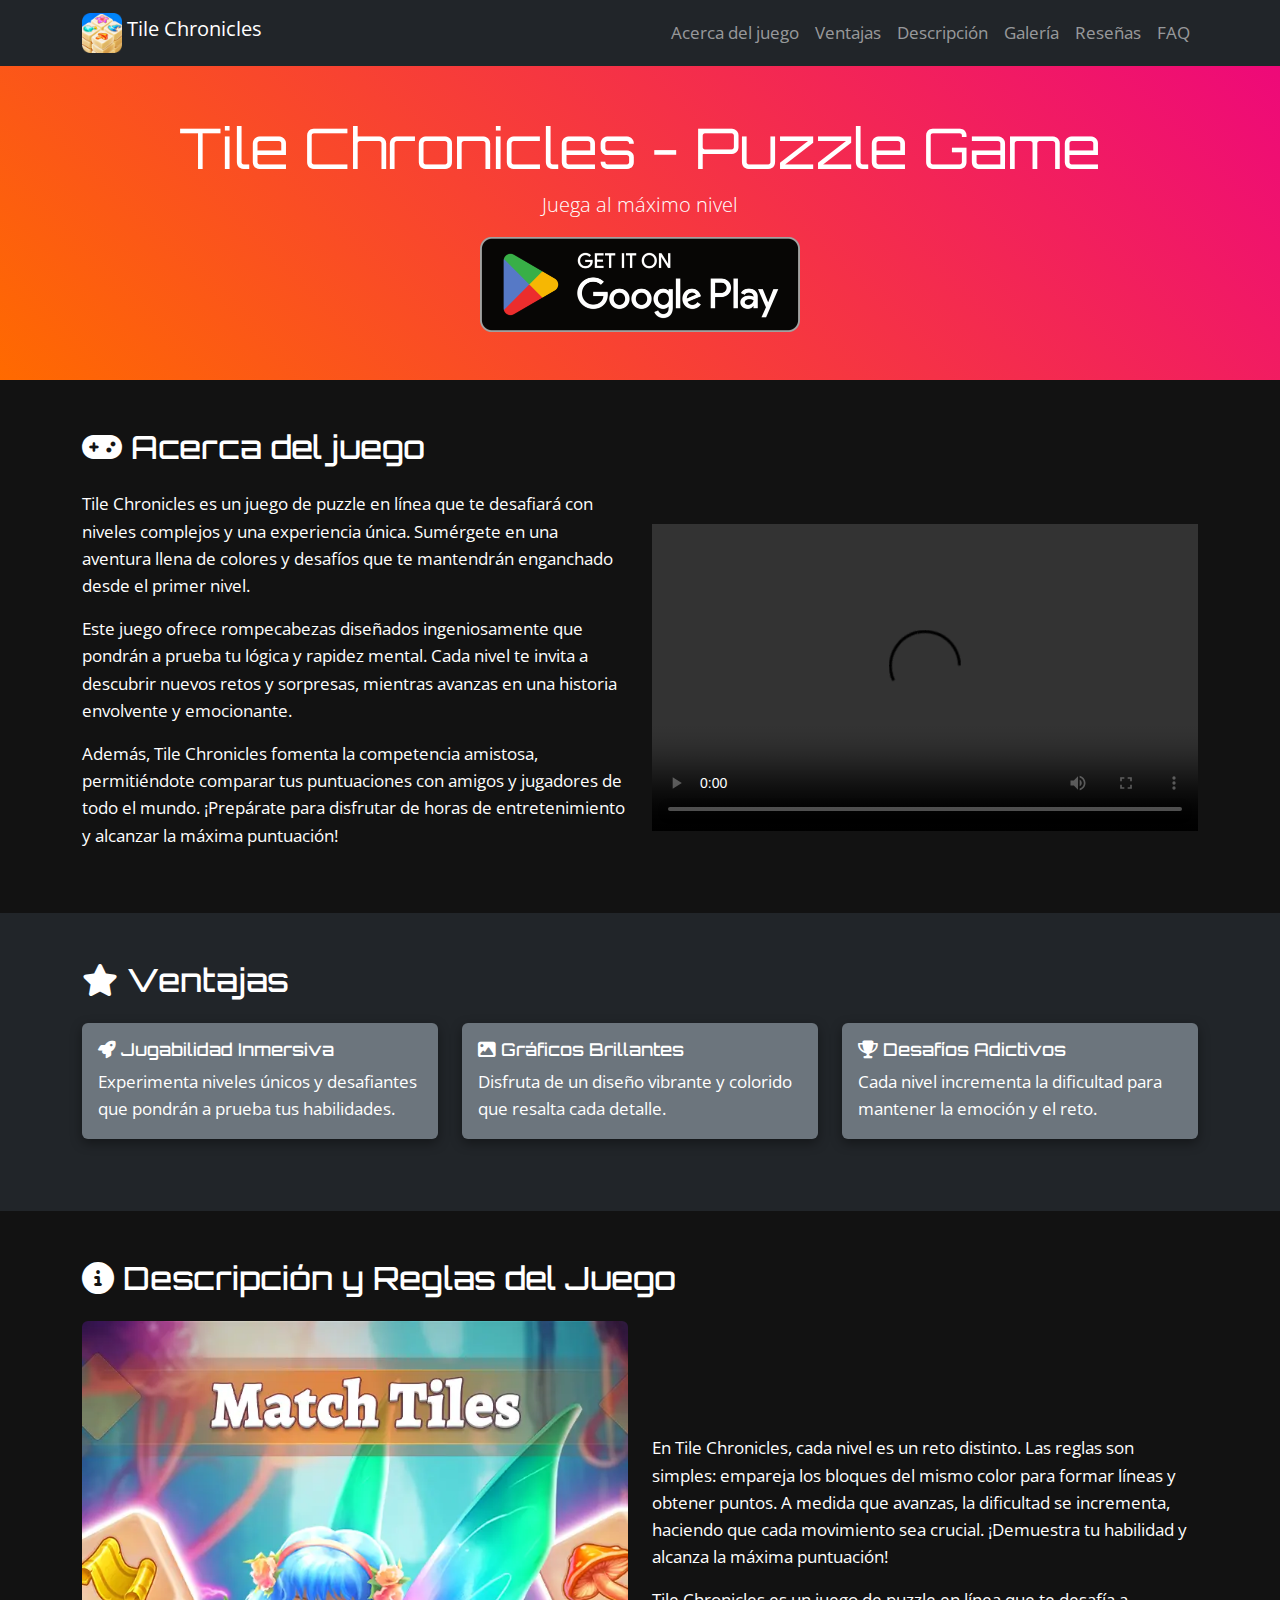
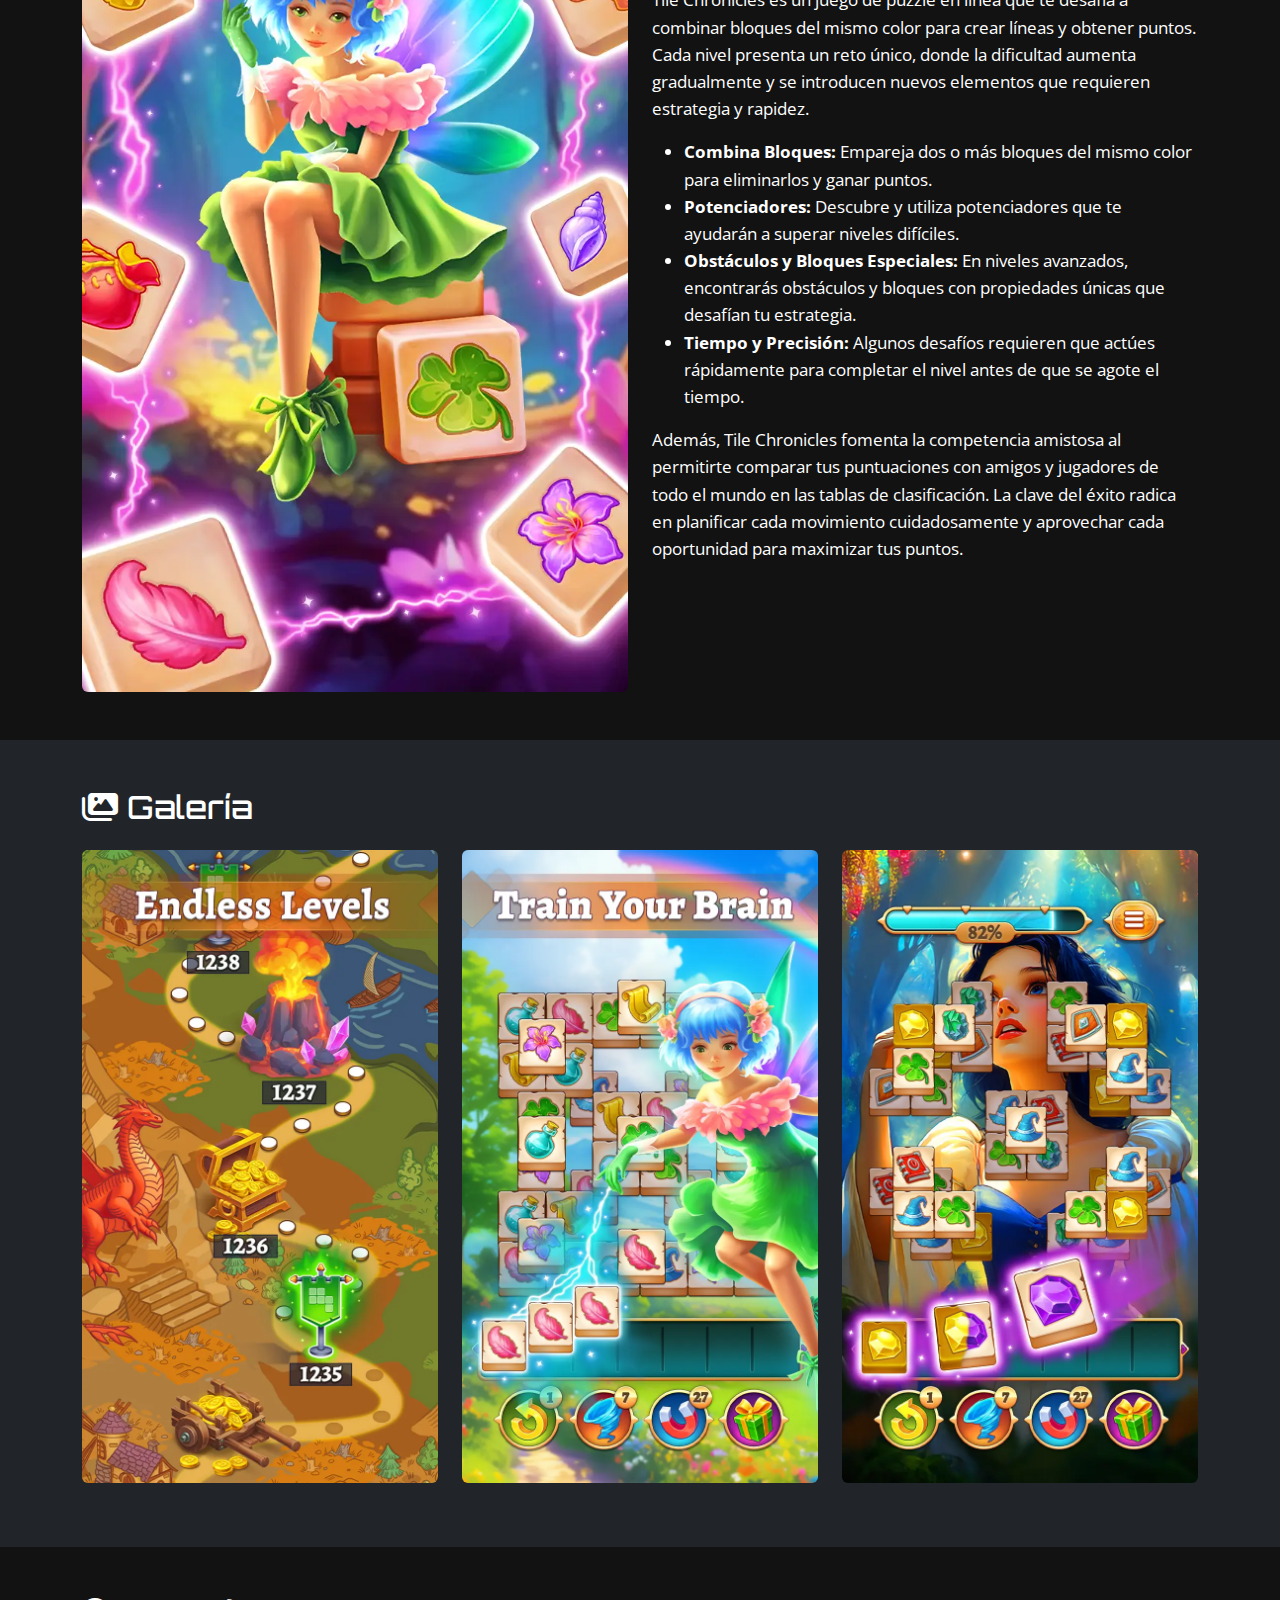
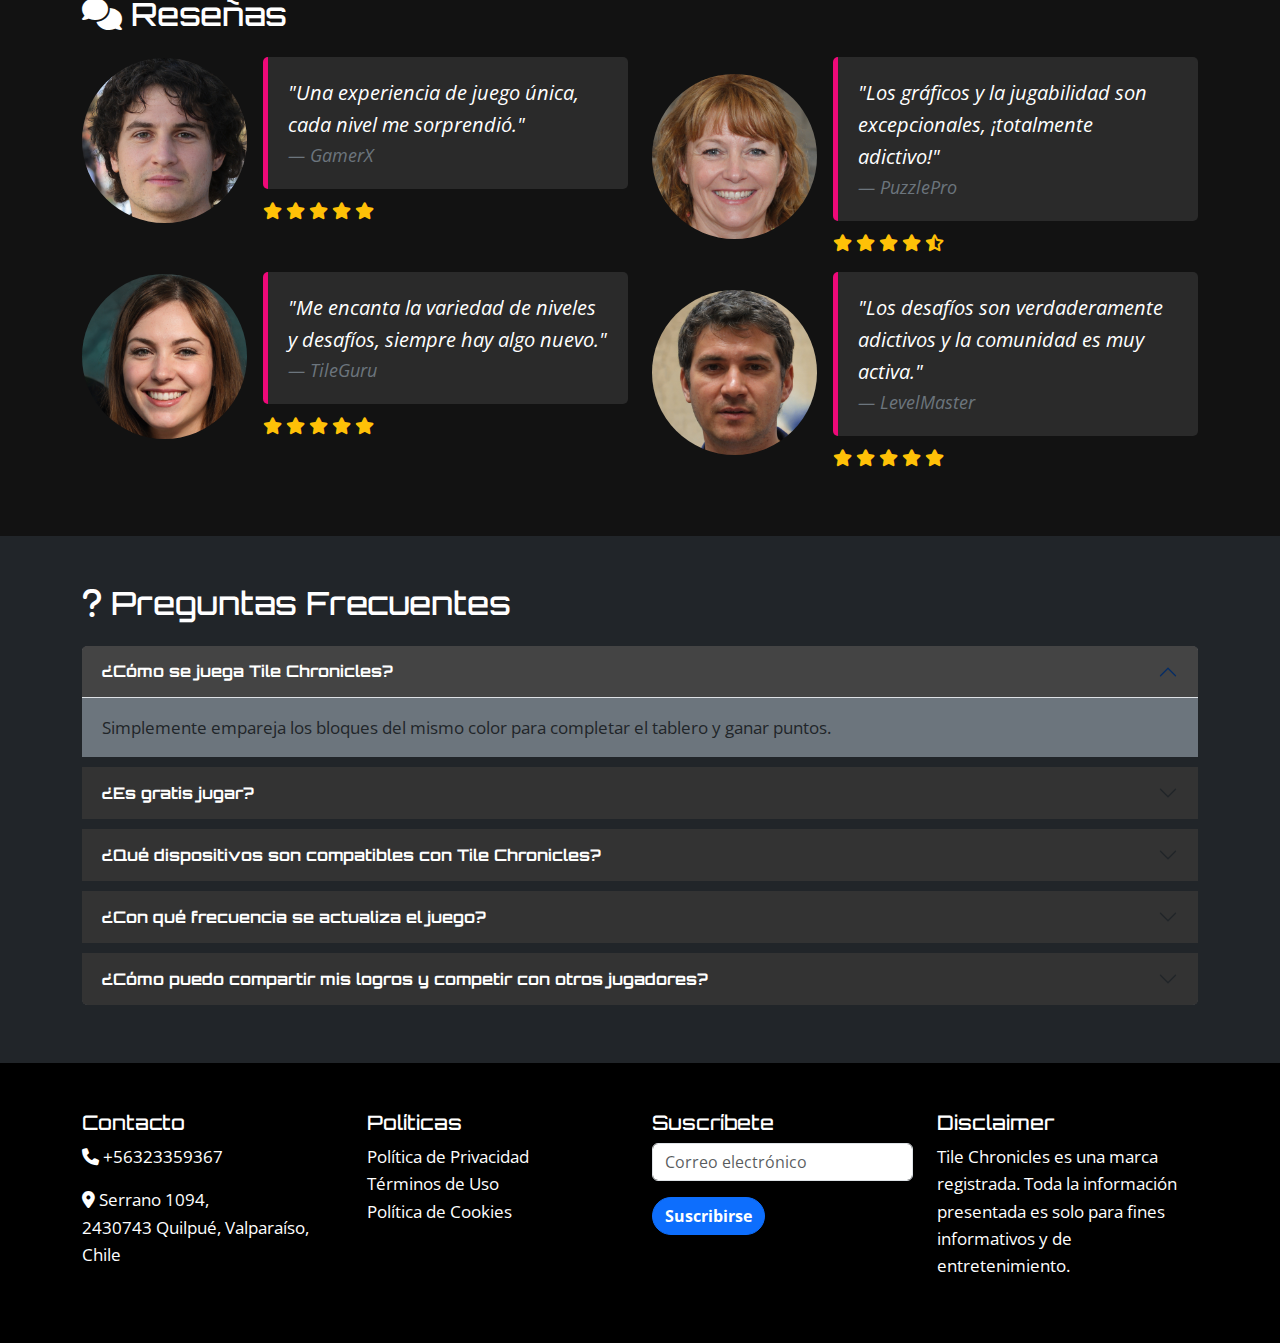
<file: index.html>
<!DOCTYPE html>
<html lang="es">
<head>
  <meta charset="utf-8">
  <meta http-equiv="X-UA-Compatible" content="IE=edge">
  <meta name="viewport" content="width=device-width, initial-scale=1">
  <title>Tile Chronicles - Puzzle Game</title>
  <meta name="description" content="Juega al máximo nivel con Tile Chronicles, el juego de puzzle en línea. Experimenta la aventura en Chile.">
  <meta name="author" content="juega-al-maximo-nivel.com">
  <link rel="shortcut icon" href="favicon.ico" type="image/x-icon">
  <link href="https://cdn.jsdelivr.net/npm/bootstrap@5.3.0/dist/css/bootstrap.min.css" rel="stylesheet">
  <link href="https://fonts.googleapis.com/css2?family=Orbitron:wght@400;700&family=Open+Sans:wght@400;700&display=swap" rel="stylesheet">
  <link rel="stylesheet" href="https://cdnjs.cloudflare.com/ajax/libs/font-awesome/6.4.0/css/all.min.css">
  <link rel="stylesheet" href="css/styles.css">
</head>
<body>
  <nav class="navbar navbar-expand-lg navbar-dark bg-dark">
    <div class="container">
      <a class="navbar-brand" href="/">
        <img src="images/logo.png" alt="Logo" width="40" height="40" class="d-inline-block align-top">
        Tile Chronicles
      </a>
      <button class="navbar-toggler" type="button" data-bs-toggle="collapse" data-bs-target="#navbarNav" aria-controls="navbarNav" aria-expanded="false" aria-label="Toggle navigation">
        <span class="navbar-toggler-icon"></span>
      </button>
      <div class="collapse navbar-collapse" id="navbarNav">
        <ul class="navbar-nav ms-auto">
          <li class="nav-item"><a class="nav-link" href="/#about">Acerca del juego</a></li>
          <li class="nav-item"><a class="nav-link" href="/#advantages">Ventajas</a></li>
          <li class="nav-item"><a class="nav-link" href="/#description">Descripción</a></li>
          <li class="nav-item"><a class="nav-link" href="/#gallery">Galería</a></li>
          <li class="nav-item"><a class="nav-link" href="/#reviews">Reseñas</a></li>
          <li class="nav-item"><a class="nav-link" href="/#faq">FAQ</a></li>
        </ul>
      </div>
    </div>
  </nav>
  <header class="bg-primary text-white text-center py-5">
    <div class="container">
      <h1 class="display-4">Tile Chronicles - Puzzle Game</h1>
      <p class="lead">Juega al máximo nivel</p>
      <a href="https://play.google.com/store/apps/details?id=com.sophungamesltd.fantasytile&hl=en" class="mt-3">
        <img src="images/download-button.png" alt="Descargar el juego" class="img-fluid">
      </a>
    </div>
  </header>
  <section id="about" class="py-5">
    <div class="container">
      <h2 class="mb-4"><i class="fa-solid fa-gamepad"></i> Acerca del juego</h2>
      <div class="row align-items-center">
        <div class="col-md-6">
          <p>Tile Chronicles es un juego de puzzle en línea que te desafiará con niveles complejos y una experiencia única. Sumérgete en una aventura llena de colores y desafíos que te mantendrán enganchado desde el primer nivel.</p>
          <p>Este juego ofrece rompecabezas diseñados ingeniosamente que pondrán a prueba tu lógica y rapidez mental. Cada nivel te invita a descubrir nuevos retos y sorpresas, mientras avanzas en una historia envolvente y emocionante.</p>
          <p>Además, Tile Chronicles fomenta la competencia amistosa, permitiéndote comparar tus puntuaciones con amigos y jugadores de todo el mundo. ¡Prepárate para disfrutar de horas de entretenimiento y alcanzar la máxima puntuación!</p>
        </div>
        <div class="col-md-6">
          <div class="ratio ratio-16x9">
            <video controls>
              <source src="https://play-games.googleusercontent.com/vp/mp4/1280x720/m0QkyrJ-oVU.mp4" type="video/mp4">
              Tu navegador no soporta la etiqueta de video.
            </video>
          </div>
        </div>
      </div>
    </div>
  </section>
  <section id="advantages" class="bg-dark text-white py-5">
    <div class="container">
      <h2 class="mb-4"><i class="fa-solid fa-star"></i> Ventajas</h2>
      <div class="row">
        <div class="col-md-4 d-flex align-items-stretch">
          <div class="card mb-4 bg-secondary text-white w-100">
            <div class="card-body">
              <h5 class="card-title"><i class="fa-solid fa-rocket"></i> Jugabilidad Inmersiva</h5>
              <p class="card-text">Experimenta niveles únicos y desafiantes que pondrán a prueba tus habilidades.</p>
            </div>
          </div>
        </div>
        <div class="col-md-4 d-flex align-items-stretch">
          <div class="card mb-4 bg-secondary text-white w-100">
            <div class="card-body">
              <h5 class="card-title"><i class="fa-solid fa-image"></i> Gráficos Brillantes</h5>
              <p class="card-text">Disfruta de un diseño vibrante y colorido que resalta cada detalle.</p>
            </div>
          </div>
        </div>
        <div class="col-md-4 d-flex align-items-stretch">
          <div class="card mb-4 bg-secondary text-white w-100">
            <div class="card-body">
              <h5 class="card-title"><i class="fa-solid fa-trophy"></i> Desafíos Adictivos</h5>
              <p class="card-text">Cada nivel incrementa la dificultad para mantener la emoción y el reto.</p>
            </div>
          </div>
        </div>
      </div>
    </div>
  </section>
  <section id="description" class="py-5">
    <div class="container">
      <h2 class="mb-4"><i class="fa-solid fa-info-circle"></i> Descripción y Reglas del Juego</h2>
      <div class="row align-items-center">
        <div class="col-md-6">
          <img src="images/reglas.png" alt="Reglas del juego" class="img-fluid rounded">
        </div>
        <div class="col-md-6">
          <p>En Tile Chronicles, cada nivel es un reto distinto. Las reglas son simples: empareja los bloques del mismo color para formar líneas y obtener puntos. A medida que avanzas, la dificultad se incrementa, haciendo que cada movimiento sea crucial. ¡Demuestra tu habilidad y alcanza la máxima puntuación!</p>
          <p>Tile Chronicles es un juego de puzzle en línea que te desafía a combinar bloques del mismo color para crear líneas y obtener puntos. Cada nivel presenta un reto único, donde la dificultad aumenta gradualmente y se introducen nuevos elementos que requieren estrategia y rapidez.</p>
          <ul>
            <li><strong>Combina Bloques:</strong> Empareja dos o más bloques del mismo color para eliminarlos y ganar puntos.</li>
            <li><strong>Potenciadores:</strong> Descubre y utiliza potenciadores que te ayudarán a superar niveles difíciles.</li>
            <li><strong>Obstáculos y Bloques Especiales:</strong> En niveles avanzados, encontrarás obstáculos y bloques con propiedades únicas que desafían tu estrategia.</li>
            <li><strong>Tiempo y Precisión:</strong> Algunos desafíos requieren que actúes rápidamente para completar el nivel antes de que se agote el tiempo.</li>
          </ul>
          <p>Además, Tile Chronicles fomenta la competencia amistosa al permitirte comparar tus puntuaciones con amigos y jugadores de todo el mundo en las tablas de clasificación. La clave del éxito radica en planificar cada movimiento cuidadosamente y aprovechar cada oportunidad para maximizar tus puntos.</p>
        </div>
      </div>
    </div>
  </section>
  <section id="gallery" class="bg-dark text-white py-5">
    <div class="container">
      <h2 class="mb-4"><i class="fa-solid fa-images"></i> Galería</h2>
      <div class="row">
        <div class="col-md-4 mb-3">
          <img src="images/imagen1.png" class="img-fluid rounded" alt="Imagen 1">
        </div>
        <div class="col-md-4 mb-3">
          <img src="images/imagen2.png" class="img-fluid rounded" alt="Imagen 2">
        </div>
        <div class="col-md-4 mb-3">
          <img src="images/imagen3.png" class="img-fluid rounded" alt="Imagen 3">
        </div>
      </div>
    </div>
  </section>
  <section id="reviews" class="py-5">
  <div class="container">
    <h2 class="mb-4"><i class="fa-solid fa-comments"></i> Reseñas</h2>
    <div class="row">
      <div class="col-md-6 mb-3">
        <div class="d-flex align-items-center">
          <img src="images/U1.png" alt="GamerX" class="rounded-circle me-3">
          <div>
            <blockquote class="blockquote mb-0">
              <p>"Una experiencia de juego única, cada nivel me sorprendió."</p>
              <footer class="blockquote-footer">GamerX</footer>
            </blockquote>
            <div class="mt-2">
              <i class="fa-solid fa-star text-warning"></i>
              <i class="fa-solid fa-star text-warning"></i>
              <i class="fa-solid fa-star text-warning"></i>
              <i class="fa-solid fa-star text-warning"></i>
              <i class="fa-solid fa-star text-warning"></i>
            </div>
          </div>
        </div>
      </div>
      <div class="col-md-6 mb-3">
        <div class="d-flex align-items-center">
          <img src="images/U2.png" alt="PuzzlePro" class="rounded-circle me-3">
          <div>
            <blockquote class="blockquote mb-0">
              <p>"Los gráficos y la jugabilidad son excepcionales, ¡totalmente adictivo!"</p>
              <footer class="blockquote-footer">PuzzlePro</footer>
            </blockquote>
            <div class="mt-2">
              <i class="fa-solid fa-star text-warning"></i>
              <i class="fa-solid fa-star text-warning"></i>
              <i class="fa-solid fa-star text-warning"></i>
              <i class="fa-solid fa-star text-warning"></i>
              <i class="fa-solid fa-star-half-alt text-warning"></i>
            </div>
          </div>
        </div>
      </div>
      <div class="col-md-6 mb-3">
        <div class="d-flex align-items-center">
          <img src="images/U3.png" alt="TileGuru" class="rounded-circle me-3">
          <div>
            <blockquote class="blockquote mb-0">
              <p>"Me encanta la variedad de niveles y desafíos, siempre hay algo nuevo."</p>
              <footer class="blockquote-footer">TileGuru</footer>
            </blockquote>
            <div class="mt-2">
              <i class="fa-solid fa-star text-warning"></i>
              <i class="fa-solid fa-star text-warning"></i>
              <i class="fa-solid fa-star text-warning"></i>
              <i class="fa-solid fa-star text-warning"></i>
              <i class="fa-solid fa-star text-warning"></i>
            </div>
          </div>
        </div>
      </div>
      <div class="col-md-6 mb-3">
        <div class="d-flex align-items-center">
          <img src="images/U4.png" alt="LevelMaster" class="rounded-circle me-3">
          <div>
            <blockquote class="blockquote mb-0">
              <p>"Los desafíos son verdaderamente adictivos y la comunidad es muy activa."</p>
              <footer class="blockquote-footer">LevelMaster</footer>
            </blockquote>
            <div class="mt-2">
              <i class="fa-solid fa-star text-warning"></i>
              <i class="fa-solid fa-star text-warning"></i>
              <i class="fa-solid fa-star text-warning"></i>
              <i class="fa-solid fa-star text-warning"></i>
              <i class="fa-solid fa-star text-warning"></i>
            </div>
          </div>
        </div>
      </div>
    </div>
  </div>
</section>

  <section id="faq" class="bg-dark text-white py-5">
    <div class="container">
      <h2 class="mb-4"><i class="fa-solid fa-question"></i> Preguntas Frecuentes</h2>
      <div class="accordion" id="faqAccordion">
        <div class="accordion-item bg-secondary">
          <h2 class="accordion-header" id="faqHeadingOne">
            <button class="accordion-button" type="button" data-bs-toggle="collapse" data-bs-target="#faqCollapseOne" aria-expanded="true" aria-controls="faqCollapseOne">
              ¿Cómo se juega Tile Chronicles?
            </button>
          </h2>
          <div id="faqCollapseOne" class="accordion-collapse collapse show" aria-labelledby="faqHeadingOne" data-bs-parent="#faqAccordion">
            <div class="accordion-body">
              Simplemente empareja los bloques del mismo color para completar el tablero y ganar puntos.
            </div>
          </div>
        </div>
        <div class="accordion-item bg-secondary">
          <h2 class="accordion-header" id="faqHeadingTwo">
            <button class="accordion-button collapsed" type="button" data-bs-toggle="collapse" data-bs-target="#faqCollapseTwo" aria-expanded="false" aria-controls="faqCollapseTwo">
              ¿Es gratis jugar?
            </button>
          </h2>
          <div id="faqCollapseTwo" class="accordion-collapse collapse" aria-labelledby="faqHeadingTwo" data-bs-parent="#faqAccordion">
            <div class="accordion-body">
              Sí, Tile Chronicles es completamente gratuito.
            </div>
          </div>
        </div>
        <div class="accordion-item bg-secondary">
          <h2 class="accordion-header" id="faqHeadingThree">
            <button class="accordion-button collapsed" type="button" data-bs-toggle="collapse" data-bs-target="#faqCollapseThree" aria-expanded="false" aria-controls="faqCollapseThree">
              ¿Qué dispositivos son compatibles con Tile Chronicles?
            </button>
          </h2>
          <div id="faqCollapseThree" class="accordion-collapse collapse" aria-labelledby="faqHeadingThree" data-bs-parent="#faqAccordion">
            <div class="accordion-body">
              Tile Chronicles está diseñado para funcionar de manera óptima en dispositivos Android, abarcando smartphones y tablets de última generación. Mantén tu dispositivo actualizado para disfrutar de la experiencia completa.
            </div>
          </div>
        </div>
        <div class="accordion-item bg-secondary">
          <h2 class="accordion-header" id="faqHeadingFour">
            <button class="accordion-button collapsed" type="button" data-bs-toggle="collapse" data-bs-target="#faqCollapseFour" aria-expanded="false" aria-controls="faqCollapseFour">
              ¿Con qué frecuencia se actualiza el juego?
            </button>
          </h2>
          <div id="faqCollapseFour" class="accordion-collapse collapse" aria-labelledby="faqHeadingFour" data-bs-parent="#faqAccordion">
            <div class="accordion-body">
              Nuestro equipo de desarrollo lanza actualizaciones periódicas que incorporan nuevos niveles, mejoras en la jugabilidad y optimizaciones en el rendimiento, asegurando que cada experiencia en Tile Chronicles sea siempre fresca y emocionante.
            </div>
          </div>
        </div>
        <div class="accordion-item bg-secondary">
          <h2 class="accordion-header" id="faqHeadingFive">
            <button class="accordion-button collapsed" type="button" data-bs-toggle="collapse" data-bs-target="#faqCollapseFive" aria-expanded="false" aria-controls="faqCollapseFive">
              ¿Cómo puedo compartir mis logros y competir con otros jugadores?
            </button>
          </h2>
          <div id="faqCollapseFive" class="accordion-collapse collapse" aria-labelledby="faqHeadingFive" data-bs-parent="#faqAccordion">
            <div class="accordion-body">
              Tile Chronicles integra funciones para compartir tus puntuaciones a través de redes sociales y participar en tablas de clasificación en tiempo real. De este modo, puedes retar a tus amigos y competir en torneos para demostrar tu habilidad.
            </div>
          </div>
        </div>
      </div>
    </div>
  </section>
  <footer class="bg-black text-white py-5">
    <div class="container">
      <div class="row">
        <div class="col-md-3">
          <h5>Contacto</h5>
          <p><i class="fa-solid fa-phone"></i> +56323359367</p>
          <p><i class="fa-solid fa-map-marker-alt"></i> Serrano 1094,<br>2430743 Quilpué, Valparaíso, Chile</p>
        </div>
        <div class="col-md-3">
          <h5>Políticas</h5>
          <ul class="list-unstyled">
            <li><a href="/politica-de-privacidad.html" class="text-white">Política de Privacidad</a></li>
            <li><a href="/terminos-de-uso.html" class="text-white">Términos de Uso</a></li>
            <li><a href="/politica-de-cookies.html" class="text-white">Política de Cookies</a></li>
          </ul>
        </div>
        <div class="col-md-3">
          <h5>Suscríbete</h5>
          <form>
            <div class="mb-3">
              <input type="email" class="form-control" placeholder="Correo electrónico">
            </div>
            <button type="submit" class="btn btn-primary">Suscribirse</button>
          </form>
        </div>
        <div class="col-md-3">
          <h5>Disclaimer</h5>
          <p>Tile Chronicles es una marca registrada. Toda la información presentada es solo para fines informativos y de entretenimiento.</p>
        </div>
      </div>
    </div>
  </footer>
  <script src="https://cdn.jsdelivr.net/npm/bootstrap@5.3.0/dist/js/bootstrap.bundle.min.js"></script>
  <script src="js/script.js"></script>
</body>
</html>
</file>
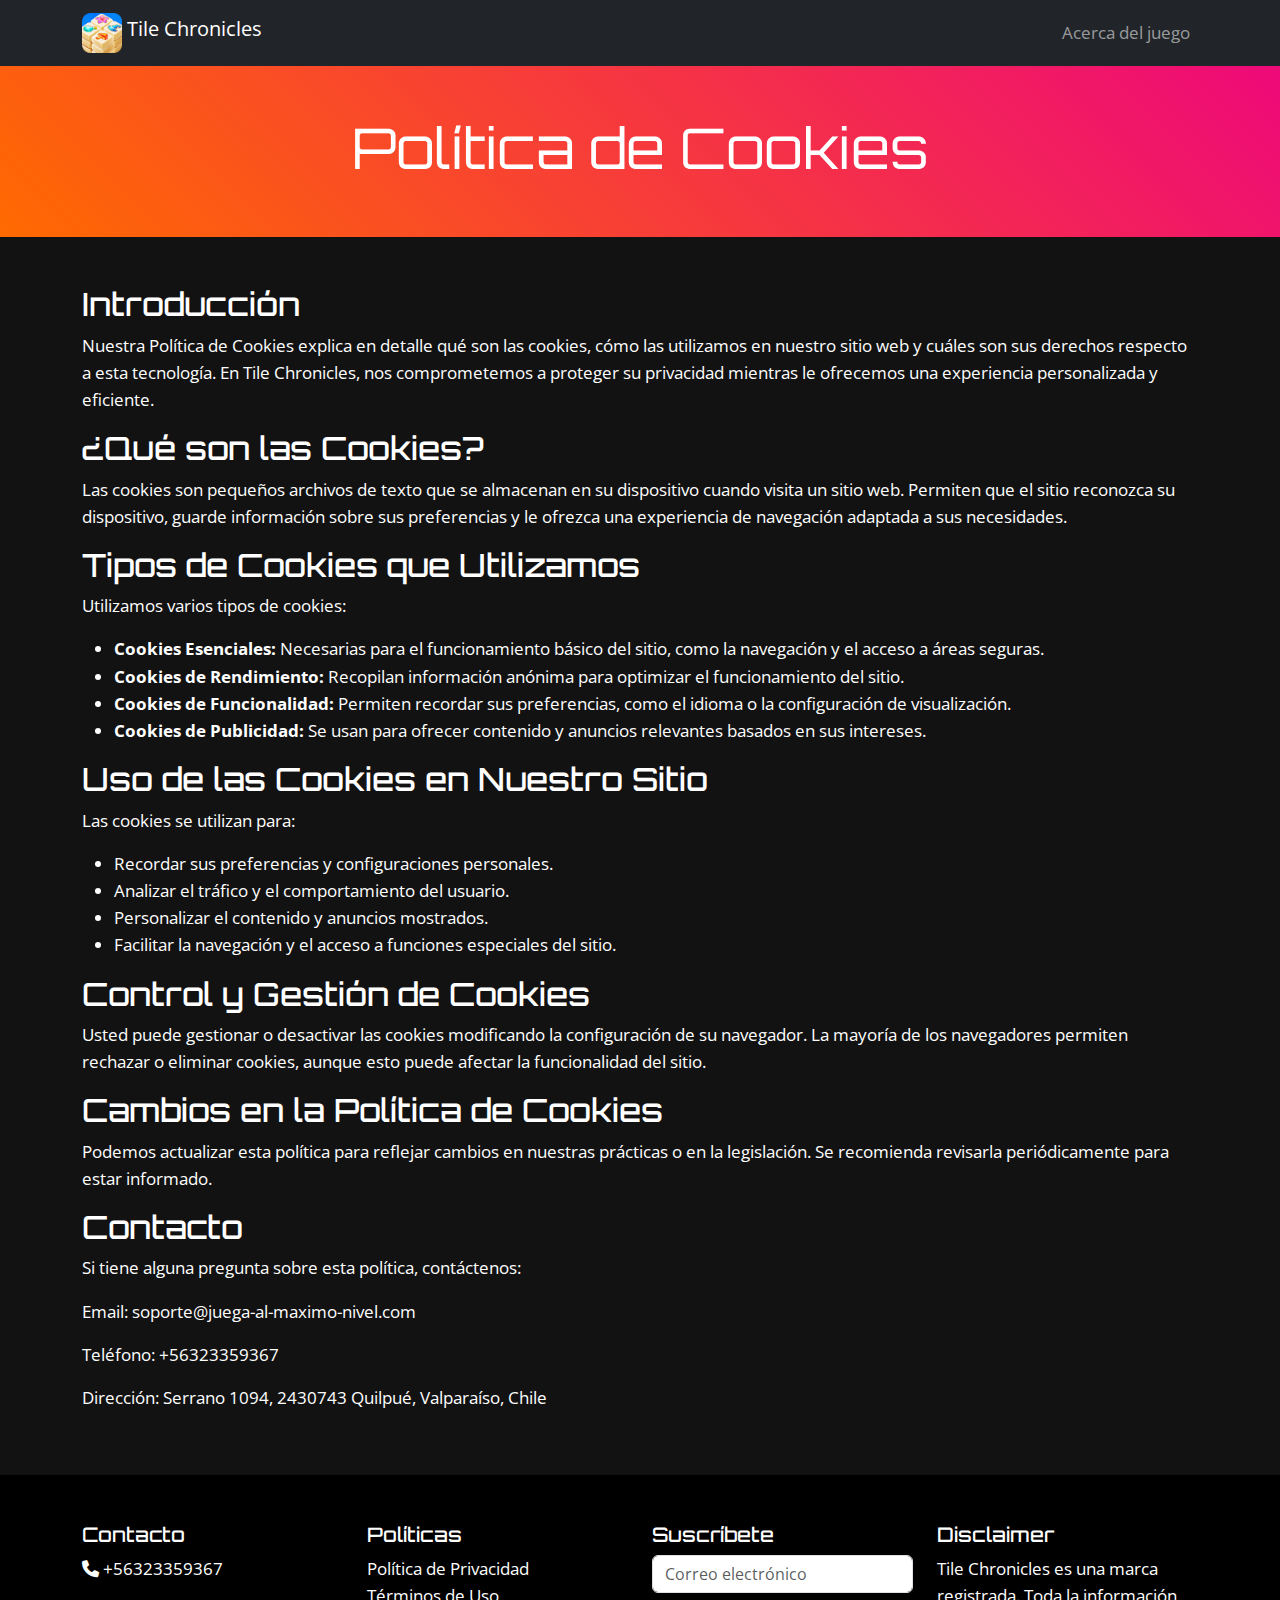
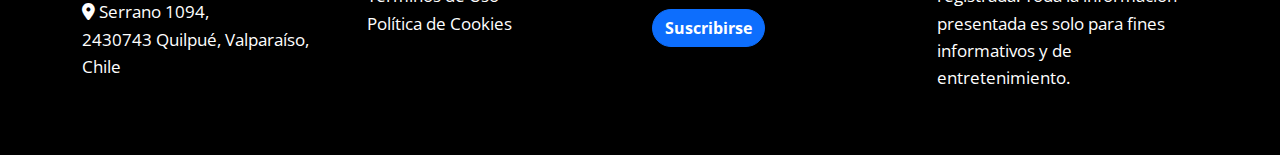
<file: politica-de-cookies.html>
<!DOCTYPE html>
<html lang="es">
<head>
  <meta charset="utf-8">
  <meta http-equiv="X-UA-Compatible" content="IE=edge">
  <meta name="viewport" content="width=device-width, initial-scale=1">
  <title>Política de Cookies - Tile Chronicles</title>
  <meta name="description" content="Política de Cookies de Tile Chronicles. Descubre cómo utilizamos cookies y otras tecnologías para mejorar tu experiencia.">
  <meta name="author" content="juega-al-maximo-nivel.com">
  <link rel="shortcut icon" href="favicon.ico" type="image/x-icon">
  <link href="https://cdn.jsdelivr.net/npm/bootstrap@5.3.0/dist/css/bootstrap.min.css" rel="stylesheet">
  <link href="https://fonts.googleapis.com/css2?family=Orbitron:wght@400;700&family=Open+Sans:wght@400;700&display=swap" rel="stylesheet">
  <link rel="stylesheet" href="https://cdnjs.cloudflare.com/ajax/libs/font-awesome/6.4.0/css/all.min.css">
  <link rel="stylesheet" href="css/styles.css">
</head>
<body>
  <nav class="navbar navbar-expand-lg navbar-dark bg-dark">
    <div class="container">
      <a class="navbar-brand" href="/">
        <img src="images/logo.png" alt="Logo" width="40" height="40" class="d-inline-block align-top">
        Tile Chronicles
      </a>
      <button class="navbar-toggler" type="button" data-bs-toggle="collapse" data-bs-target="#navbarNav" aria-controls="navbarNav" aria-expanded="false" aria-label="Toggle navigation">
        <span class="navbar-toggler-icon"></span>
      </button>
      <div class="collapse navbar-collapse" id="navbarNav">
        <ul class="navbar-nav ms-auto">
          <li class="nav-item"><a class="nav-link" href="/">Acerca del juego</a></li>
    
        </ul>
      </div>
    </div>
  </nav>
  <header class="bg-primary text-white text-center py-5">
    <div class="container">
      <h1 class="display-4">Política de Cookies</h1>
    </div>
  </header>
  <main class="py-5">
    <div class="container">
      <article>
        <h2>Introducción</h2>
        <p>Nuestra Política de Cookies explica en detalle qué son las cookies, cómo las utilizamos en nuestro sitio web y cuáles son sus derechos respecto a esta tecnología. En Tile Chronicles, nos comprometemos a proteger su privacidad mientras le ofrecemos una experiencia personalizada y eficiente.</p>
        <h2>¿Qué son las Cookies?</h2>
        <p>Las cookies son pequeños archivos de texto que se almacenan en su dispositivo cuando visita un sitio web. Permiten que el sitio reconozca su dispositivo, guarde información sobre sus preferencias y le ofrezca una experiencia de navegación adaptada a sus necesidades.</p>
        <h2>Tipos de Cookies que Utilizamos</h2>
        <p>Utilizamos varios tipos de cookies:</p>
        <ul>
          <li><strong>Cookies Esenciales:</strong> Necesarias para el funcionamiento básico del sitio, como la navegación y el acceso a áreas seguras.</li>
          <li><strong>Cookies de Rendimiento:</strong> Recopilan información anónima para optimizar el funcionamiento del sitio.</li>
          <li><strong>Cookies de Funcionalidad:</strong> Permiten recordar sus preferencias, como el idioma o la configuración de visualización.</li>
          <li><strong>Cookies de Publicidad:</strong> Se usan para ofrecer contenido y anuncios relevantes basados en sus intereses.</li>
        </ul>
        <h2>Uso de las Cookies en Nuestro Sitio</h2>
        <p>Las cookies se utilizan para:</p>
        <ul>
          <li>Recordar sus preferencias y configuraciones personales.</li>
          <li>Analizar el tráfico y el comportamiento del usuario.</li>
          <li>Personalizar el contenido y anuncios mostrados.</li>
          <li>Facilitar la navegación y el acceso a funciones especiales del sitio.</li>
        </ul>
        <h2>Control y Gestión de Cookies</h2>
        <p>Usted puede gestionar o desactivar las cookies modificando la configuración de su navegador. La mayoría de los navegadores permiten rechazar o eliminar cookies, aunque esto puede afectar la funcionalidad del sitio.</p>
        <h2>Cambios en la Política de Cookies</h2>
        <p>Podemos actualizar esta política para reflejar cambios en nuestras prácticas o en la legislación. Se recomienda revisarla periódicamente para estar informado.</p>
        <h2>Contacto</h2>
        <p>Si tiene alguna pregunta sobre esta política, contáctenos:</p>
        <p>Email: soporte@juega-al-maximo-nivel.com</p>
        <p>Teléfono: +56323359367</p>
        <p>Dirección: Serrano 1094, 2430743 Quilpué, Valparaíso, Chile</p>
      </article>
    </div>
  </main>
  <footer class="bg-black text-white py-5">
    <div class="container">
      <div class="row">
        <div class="col-md-3">
          <h5>Contacto</h5>
          <p><i class="fa-solid fa-phone"></i> +56323359367</p>
          <p><i class="fa-solid fa-map-marker-alt"></i> Serrano 1094,<br>2430743 Quilpué, Valparaíso, Chile</p>
        </div>
        <div class="col-md-3">
          <h5>Políticas</h5>
          <ul class="list-unstyled">
            <li><a href="/politica-de-privacidad.html" class="text-white">Política de Privacidad</a></li>
            <li><a href="/terminos-de-uso.html" class="text-white">Términos de Uso</a></li>
            <li><a href="/politica-de-cookies.html" class="text-white">Política de Cookies</a></li>
          </ul>
        </div>
        <div class="col-md-3">
          <h5>Suscríbete</h5>
          <form>
            <div class="mb-3">
              <input type="email" class="form-control" placeholder="Correo electrónico">
            </div>
            <button type="submit" class="btn btn-primary">Suscribirse</button>
          </form>
        </div>
        <div class="col-md-3">
          <h5>Disclaimer</h5>
          <p>Tile Chronicles es una marca registrada. Toda la información presentada es solo para fines informativos y de entretenimiento.</p>
        </div>
      </div>
    </div>
  </footer>
  <script src="https://cdn.jsdelivr.net/npm/bootstrap@5.3.0/dist/js/bootstrap.bundle.min.js"></script>
  <script src="js/script.js"></script>
</body>
</html>
</file>
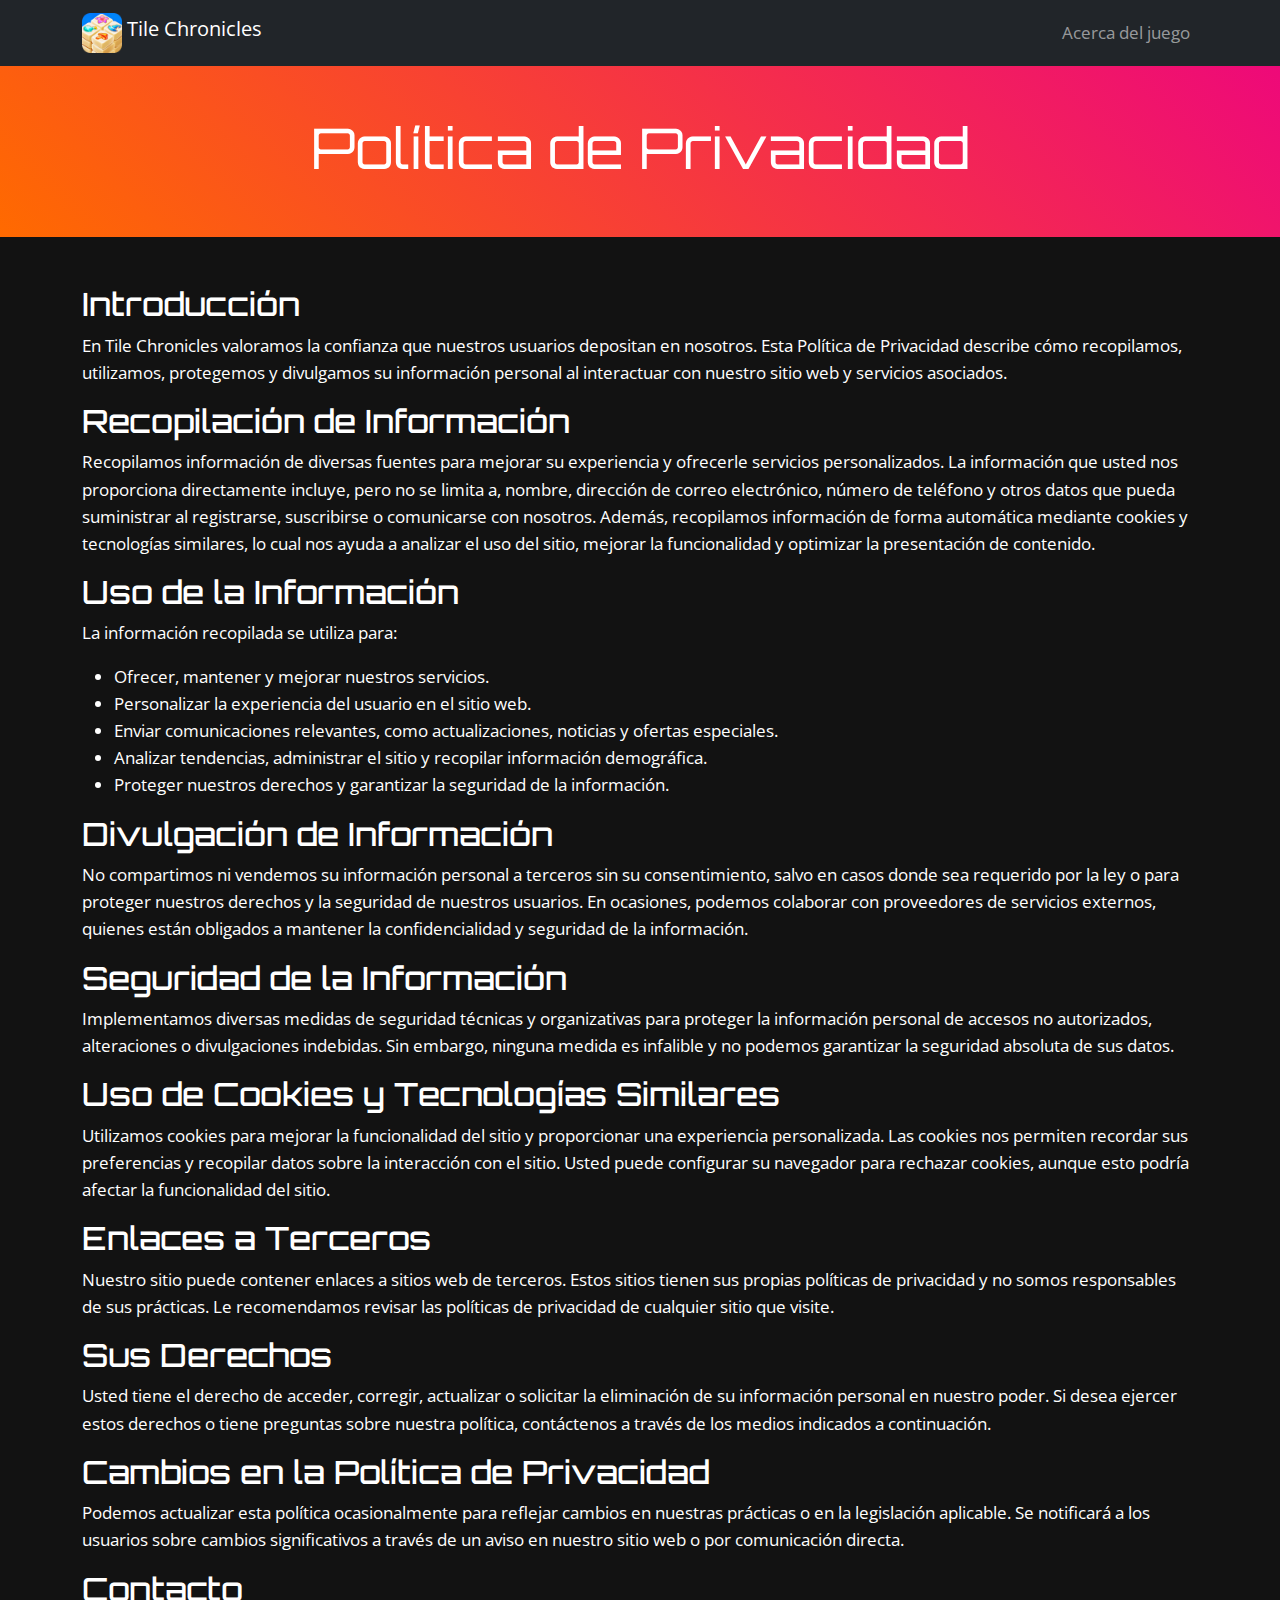
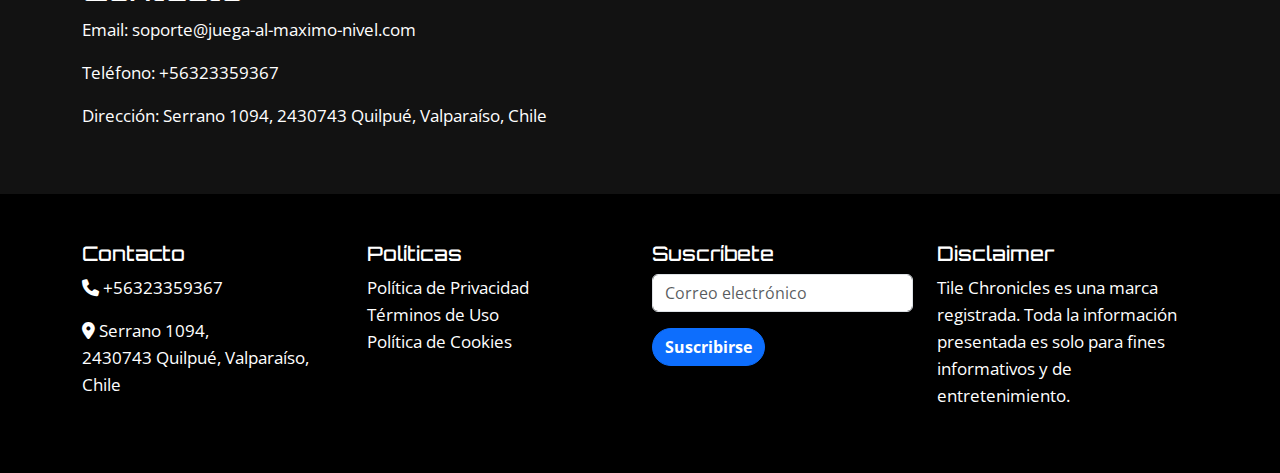
<file: politica-de-privacidad.html>
<!DOCTYPE html>
<html lang="es">
<head>
  <meta charset="utf-8">
  <meta http-equiv="X-UA-Compatible" content="IE=edge">
  <meta name="viewport" content="width=device-width, initial-scale=1">
  <title>Política de Privacidad - Tile Chronicles</title>
  <meta name="description" content="Política de Privacidad de Tile Chronicles. Lea cómo protegemos y manejamos su información personal.">
  <meta name="author" content="juega-al-maximo-nivel.com">
  <link rel="shortcut icon" href="favicon.ico" type="image/x-icon">
  <link href="https://cdn.jsdelivr.net/npm/bootstrap@5.3.0/dist/css/bootstrap.min.css" rel="stylesheet">
  <link href="https://fonts.googleapis.com/css2?family=Orbitron:wght@400;700&family=Open+Sans:wght@400;700&display=swap" rel="stylesheet">
  <link rel="stylesheet" href="https://cdnjs.cloudflare.com/ajax/libs/font-awesome/6.4.0/css/all.min.css">
  <link rel="stylesheet" href="css/styles.css">
</head>
<body>
  <nav class="navbar navbar-expand-lg navbar-dark bg-dark">
    <div class="container">
      <a class="navbar-brand" href="/">
        <img src="images/logo.png" alt="Logo" width="40" height="40" class="d-inline-block align-top">
        Tile Chronicles
      </a>
      <button class="navbar-toggler" type="button" data-bs-toggle="collapse" data-bs-target="#navbarNav" aria-controls="navbarNav" aria-expanded="false" aria-label="Toggle navigation">
        <span class="navbar-toggler-icon"></span>
      </button>
      <div class="collapse navbar-collapse" id="navbarNav">
        <ul class="navbar-nav ms-auto">
          <li class="nav-item"><a class="nav-link" href="/">Acerca del juego</a></li>
    
        </ul>
      </div>
    </div>
  </nav>
  <header class="bg-primary text-white text-center py-5">
    <div class="container">
      <h1 class="display-4">Política de Privacidad</h1>
    </div>
  </header>
  <main class="py-5">
    <div class="container">
      <article>
        <h2>Introducción</h2>
        <p>En Tile Chronicles valoramos la confianza que nuestros usuarios depositan en nosotros. Esta Política de Privacidad describe cómo recopilamos, utilizamos, protegemos y divulgamos su información personal al interactuar con nuestro sitio web y servicios asociados.</p>
        <h2>Recopilación de Información</h2>
        <p>Recopilamos información de diversas fuentes para mejorar su experiencia y ofrecerle servicios personalizados. La información que usted nos proporciona directamente incluye, pero no se limita a, nombre, dirección de correo electrónico, número de teléfono y otros datos que pueda suministrar al registrarse, suscribirse o comunicarse con nosotros. Además, recopilamos información de forma automática mediante cookies y tecnologías similares, lo cual nos ayuda a analizar el uso del sitio, mejorar la funcionalidad y optimizar la presentación de contenido.</p>
        <h2>Uso de la Información</h2>
        <p>La información recopilada se utiliza para:</p>
        <ul>
          <li>Ofrecer, mantener y mejorar nuestros servicios.</li>
          <li>Personalizar la experiencia del usuario en el sitio web.</li>
          <li>Enviar comunicaciones relevantes, como actualizaciones, noticias y ofertas especiales.</li>
          <li>Analizar tendencias, administrar el sitio y recopilar información demográfica.</li>
          <li>Proteger nuestros derechos y garantizar la seguridad de la información.</li>
        </ul>
        <h2>Divulgación de Información</h2>
        <p>No compartimos ni vendemos su información personal a terceros sin su consentimiento, salvo en casos donde sea requerido por la ley o para proteger nuestros derechos y la seguridad de nuestros usuarios. En ocasiones, podemos colaborar con proveedores de servicios externos, quienes están obligados a mantener la confidencialidad y seguridad de la información.</p>
        <h2>Seguridad de la Información</h2>
        <p>Implementamos diversas medidas de seguridad técnicas y organizativas para proteger la información personal de accesos no autorizados, alteraciones o divulgaciones indebidas. Sin embargo, ninguna medida es infalible y no podemos garantizar la seguridad absoluta de sus datos.</p>
        <h2>Uso de Cookies y Tecnologías Similares</h2>
        <p>Utilizamos cookies para mejorar la funcionalidad del sitio y proporcionar una experiencia personalizada. Las cookies nos permiten recordar sus preferencias y recopilar datos sobre la interacción con el sitio. Usted puede configurar su navegador para rechazar cookies, aunque esto podría afectar la funcionalidad del sitio.</p>
        <h2>Enlaces a Terceros</h2>
        <p>Nuestro sitio puede contener enlaces a sitios web de terceros. Estos sitios tienen sus propias políticas de privacidad y no somos responsables de sus prácticas. Le recomendamos revisar las políticas de privacidad de cualquier sitio que visite.</p>
        <h2>Sus Derechos</h2>
        <p>Usted tiene el derecho de acceder, corregir, actualizar o solicitar la eliminación de su información personal en nuestro poder. Si desea ejercer estos derechos o tiene preguntas sobre nuestra política, contáctenos a través de los medios indicados a continuación.</p>
        <h2>Cambios en la Política de Privacidad</h2>
        <p>Podemos actualizar esta política ocasionalmente para reflejar cambios en nuestras prácticas o en la legislación aplicable. Se notificará a los usuarios sobre cambios significativos a través de un aviso en nuestro sitio web o por comunicación directa.</p>
        <h2>Contacto</h2>
        <p>Email: soporte@juega-al-maximo-nivel.com</p>
        <p>Teléfono: +56323359367</p>
        <p>Dirección: Serrano 1094, 2430743 Quilpué, Valparaíso, Chile</p>
      </article>
    </div>
  </main>
  <footer class="bg-black text-white py-5">
    <div class="container">
      <div class="row">
        <div class="col-md-3">
          <h5>Contacto</h5>
          <p><i class="fa-solid fa-phone"></i> +56323359367</p>
          <p><i class="fa-solid fa-map-marker-alt"></i> Serrano 1094,<br>2430743 Quilpué, Valparaíso, Chile</p>
        </div>
        <div class="col-md-3">
          <h5>Políticas</h5>
          <ul class="list-unstyled">
            <li><a href="/politica-de-privacidad.html" class="text-white">Política de Privacidad</a></li>
            <li><a href="/terminos-de-uso.html" class="text-white">Términos de Uso</a></li>
            <li><a href="/politica-de-cookies.html" class="text-white">Política de Cookies</a></li>
          </ul>
        </div>
        <div class="col-md-3">
          <h5>Suscríbete</h5>
          <form>
            <div class="mb-3">
              <input type="email" class="form-control" placeholder="Correo electrónico">
            </div>
            <button type="submit" class="btn btn-primary">Suscribirse</button>
          </form>
        </div>
        <div class="col-md-3">
          <h5>Disclaimer</h5>
          <p>Tile Chronicles es una marca registrada. Toda la información presentada es solo para fines informativos y de entretenimiento.</p>
        </div>
      </div>
    </div>
  </footer>
  <script src="https://cdn.jsdelivr.net/npm/bootstrap@5.3.0/dist/js/bootstrap.bundle.min.js"></script>
  <script src="js/script.js"></script>
</body>
</html>
</file>
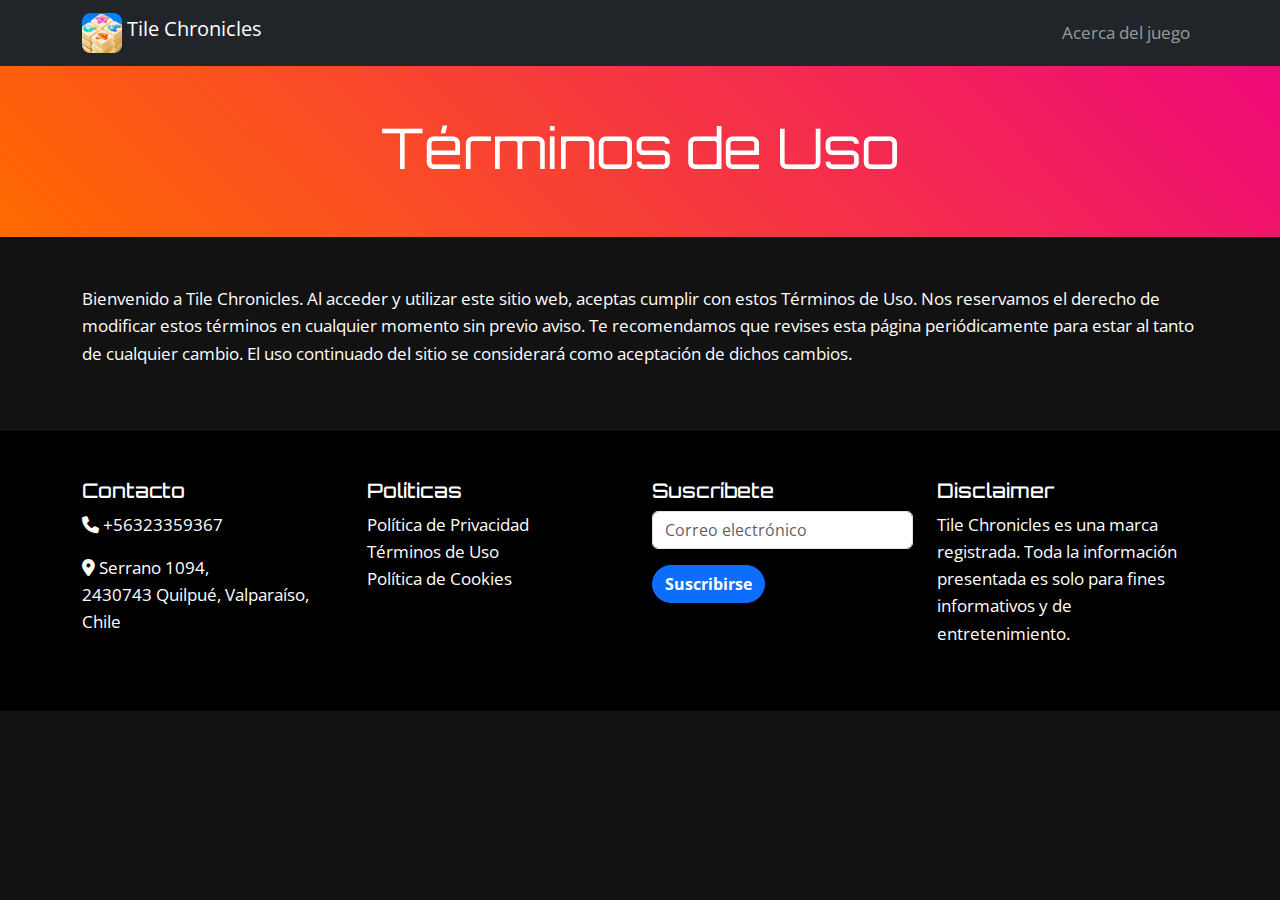
<file: terminos-de-uso.html>
<!DOCTYPE html>
<html lang="es">
<head>
  <meta charset="utf-8">
  <meta http-equiv="X-UA-Compatible" content="IE=edge">
  <meta name="viewport" content="width=device-width, initial-scale=1">
  <title>Términos de Uso - Tile Chronicles</title>
  <meta name="description" content="Términos de Uso de Tile Chronicles. Lea las condiciones de uso del sitio.">
  <meta name="author" content="juega-al-maximo-nivel.com">
  <link rel="shortcut icon" href="favicon.ico" type="image/x-icon">
  <link href="https://cdn.jsdelivr.net/npm/bootstrap@5.3.0/dist/css/bootstrap.min.css" rel="stylesheet">
  <link href="https://fonts.googleapis.com/css2?family=Orbitron:wght@400;700&family=Open+Sans:wght@400;700&display=swap" rel="stylesheet">
  <link rel="stylesheet" href="https://cdnjs.cloudflare.com/ajax/libs/font-awesome/6.4.0/css/all.min.css">
  <link rel="stylesheet" href="css/styles.css">
</head>
<body>
  <nav class="navbar navbar-expand-lg navbar-dark bg-dark">
    <div class="container">
      <a class="navbar-brand" href="/">
        <img src="images/logo.png" alt="Logo" width="40" height="40" class="d-inline-block align-top">
        Tile Chronicles
      </a>
      <button class="navbar-toggler" type="button" data-bs-toggle="collapse" data-bs-target="#navbarNav" aria-controls="navbarNav" aria-expanded="false" aria-label="Toggle navigation">
        <span class="navbar-toggler-icon"></span>
      </button>
      <div class="collapse navbar-collapse" id="navbarNav">
        <ul class="navbar-nav ms-auto">
          <li class="nav-item"><a class="nav-link" href="/">Acerca del juego</a></li>
    
        </ul>
      </div>
    </div>
  </nav>
  <header class="bg-primary text-white text-center py-5">
    <div class="container">
      <h1 class="display-4">Términos de Uso</h1>
    </div>
  </header>
  <main class="py-5">
    <div class="container">
      <article>
        <p>Bienvenido a Tile Chronicles. Al acceder y utilizar este sitio web, aceptas cumplir con estos Términos de Uso. Nos reservamos el derecho de modificar estos términos en cualquier momento sin previo aviso. Te recomendamos que revises esta página periódicamente para estar al tanto de cualquier cambio. El uso continuado del sitio se considerará como aceptación de dichos cambios.</p>
      </article>
    </div>
  </main>
  <footer class="bg-black text-white py-5">
    <div class="container">
      <div class="row">
        <div class="col-md-3">
          <h5>Contacto</h5>
          <p><i class="fa-solid fa-phone"></i> +56323359367</p>
          <p><i class="fa-solid fa-map-marker-alt"></i> Serrano 1094,<br>2430743 Quilpué, Valparaíso, Chile</p>
        </div>
        <div class="col-md-3">
          <h5>Políticas</h5>
          <ul class="list-unstyled">
            <li><a href="/politica-de-privacidad" class="text-white">Política de Privacidad</a></li>
            <li><a href="/terminos-de-uso" class="text-white">Términos de Uso</a></li>
            <li><a href="/politica-de-cookies" class="text-white">Política de Cookies</a></li>
          </ul>
        </div>
        <div class="col-md-3">
          <h5>Suscríbete</h5>
          <form>
            <div class="mb-3">
              <input type="email" class="form-control" placeholder="Correo electrónico">
            </div>
            <button type="submit" class="btn btn-primary">Suscribirse</button>
          </form>
        </div>
        <div class="col-md-3">
          <h5>Disclaimer</h5>
          <p>Tile Chronicles es una marca registrada. Toda la información presentada es solo para fines informativos y de entretenimiento.</p>
        </div>
      </div>
    </div>
  </footer>
  <script src="https://cdn.jsdelivr.net/npm/bootstrap@5.3.0/dist/js/bootstrap.bundle.min.js"></script>
  <script src="js/script.js"></script>
</body>
</html>
</file>
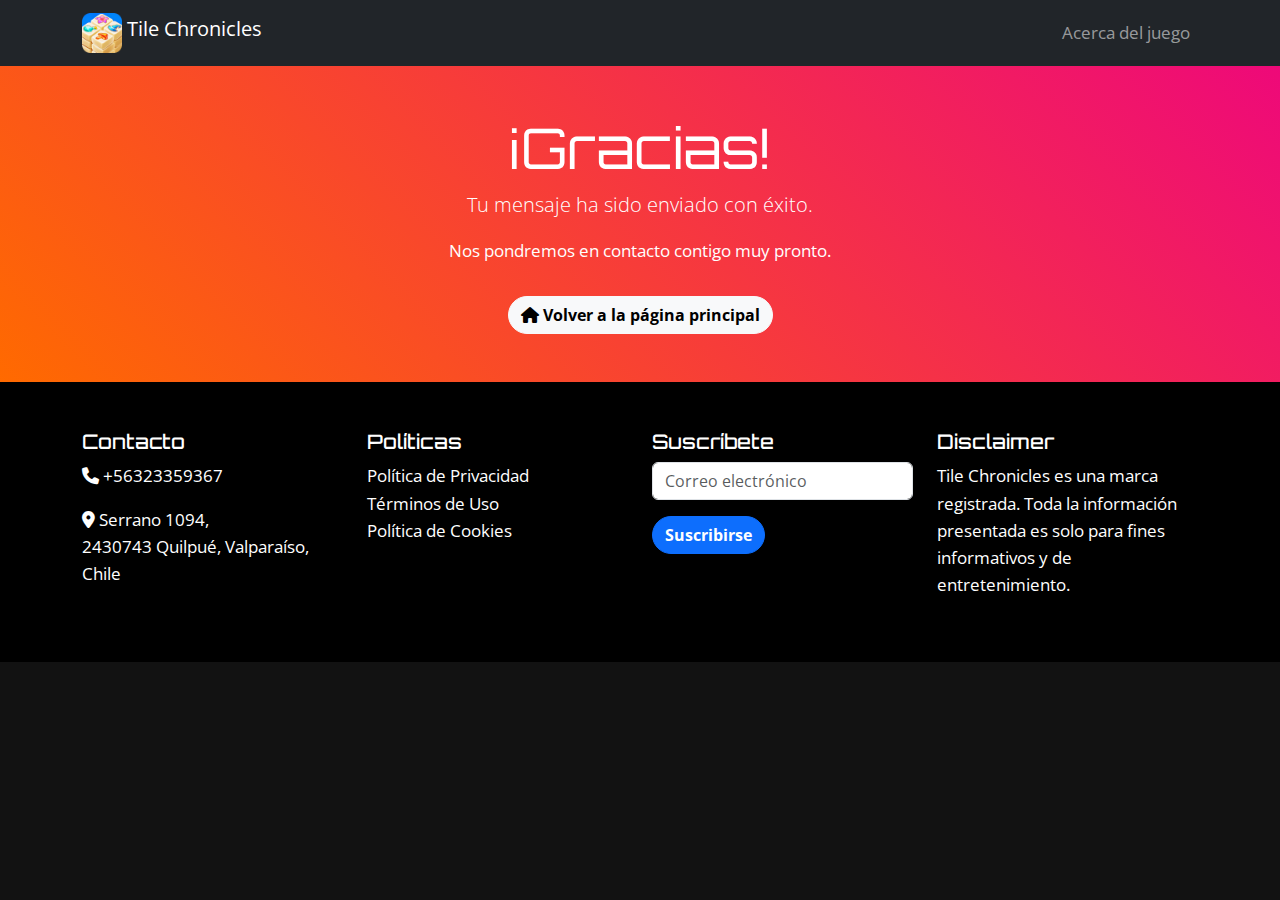
<file: thanks.html>
<!DOCTYPE html>
<html lang="es">
<head>
  <meta charset="utf-8">
  <meta http-equiv="X-UA-Compatible" content="IE=edge">
  <meta name="viewport" content="width=device-width, initial-scale=1">
  <title>Gracias - Tile Chronicles</title>
  <meta name="description" content="Gracias por contactarnos. Tu mensaje ha sido enviado con éxito.">
  <meta name="author" content="juega-al-maximo-nivel.com">
  <link rel="shortcut icon" href="favicon.ico" type="image/x-icon">
  <link href="https://cdn.jsdelivr.net/npm/bootstrap@5.3.0/dist/css/bootstrap.min.css" rel="stylesheet">
  <link href="https://fonts.googleapis.com/css2?family=Orbitron:wght@400;700&family=Open+Sans:wght@400;700&display=swap" rel="stylesheet">
  <link rel="stylesheet" href="https://cdnjs.cloudflare.com/ajax/libs/font-awesome/6.4.0/css/all.min.css">
  <link rel="stylesheet" href="css/styles.css">
</head>
<body>
  <nav class="navbar navbar-expand-lg navbar-dark bg-dark">
    <div class="container">
      <a class="navbar-brand" href="/">
        <img src="images/logo.png" alt="Logo" width="40" height="40" class="d-inline-block align-top">
        Tile Chronicles
      </a>
      <button class="navbar-toggler" type="button" data-bs-toggle="collapse" data-bs-target="#navbarNav" aria-controls="navbarNav" aria-expanded="false" aria-label="Toggle navigation">
        <span class="navbar-toggler-icon"></span>
      </button>
      <div class="collapse navbar-collapse" id="navbarNav">
        <ul class="navbar-nav ms-auto">
          <li class="nav-item"><a class="nav-link" href="/">Acerca del juego</a></li>
    
        </ul>
      </div>
    </div>
  </nav>
  <header class="bg-primary text-white text-center py-5">
    <div class="container">
      <h1 class="display-4">¡Gracias!</h1>
      <p class="lead">Tu mensaje ha sido enviado con éxito.</p>
      <p>Nos pondremos en contacto contigo muy pronto.</p>
      <a href="index.html" class="btn btn-light mt-3">
        <i class="fa-solid fa-house"></i> Volver a la página principal
      </a>
    </div>
  </header>
  <footer class="bg-black text-white py-5">
    <div class="container">
      <div class="row">
        <div class="col-md-3">
          <h5>Contacto</h5>
          <p><i class="fa-solid fa-phone"></i> +56323359367</p>
          <p><i class="fa-solid fa-map-marker-alt"></i> Serrano 1094,<br>2430743 Quilpué, Valparaíso, Chile</p>
        </div>
        <div class="col-md-3">
          <h5>Políticas</h5>
          <ul class="list-unstyled">
            <li><a href="/politica-de-privacidad.html" class="text-white">Política de Privacidad</a></li>
            <li><a href="/terminos-de-uso.html" class="text-white">Términos de Uso</a></li>
            <li><a href="/politica-de-cookies.html" class="text-white">Política de Cookies</a></li>
          </ul>
        </div>
        <div class="col-md-3">
          <h5>Suscríbete</h5>
          <form>
            <div class="mb-3">
              <input type="email" class="form-control" placeholder="Correo electrónico">
            </div>
            <button type="submit" class="btn btn-primary">Suscribirse</button>
          </form>
        </div>
        <div class="col-md-3">
          <h5>Disclaimer</h5>
          <p>Tile Chronicles es una marca registrada. Toda la información presentada es solo para fines informativos y de entretenimiento.</p>
        </div>
      </div>
    </div>
  </footer>
  <script src="https://cdn.jsdelivr.net/npm/bootstrap@5.3.0/dist/js/bootstrap.bundle.min.js"></script>
  <script src="js/script.js"></script>
</body>
</html>
</file>
<file: css/styles.css>
/* Estilos personalizados en estilo de juego */
body {
  font-family: 'Open Sans', sans-serif;
  background-color: #121212;
  color: #fff;
  line-height: 1.6;
  font-size: 17px;
}

h1, h2, h3, h4, h5, h6 {
  font-family: 'Orbitron', sans-serif;
}

header {
  background: linear-gradient(45deg, #ff6a00, #ee0979);
  background-size: cover;
}

section {
  padding: 60px 0;
}

.card {
  border: none;
  box-shadow: 0 4px 12px rgba(0, 0, 0, 0.4);
}
#reviews img {
  width: 165px;
}
.card .card-title {
  font-size: 1.1rem;
}
header img {
  width: 320px;
}
.btn {
  font-weight: bold;
  border-radius: 25px;
}

blockquote {
  border-left: 5px solid #ee0979;
  padding-left: 15px;
  font-style: italic;
  background: rgba(255, 255, 255, 0.1);
  padding: 20px;
  border-radius: 5px;
}

.accordion-button {
  background-color: #333;
  color: #fff;
  font-weight: bold;
  border: none;
}

.accordion-button:not(.collapsed) {
  background-color: #444;
  color: #fff;
}

.accordion-item {
  border: none;
  margin-bottom: 10px;
}

footer a {
  text-decoration: none;
}

footer a:hover {
  text-decoration: underline;
}
/* Estilos para el bloque de cookies */
.cookie-banner {
  position: fixed;
  bottom: 0;
  left: 0;
  right: 0;
  background-color: rgba(0, 0, 0, 0.85);
  color: #fff;
  padding: 15px;
  text-align: center;
  z-index: 1000;
  display: flex;
  justify-content: center;
  align-items: center;
  gap: 15px;
  font-size: 0.9rem;
}

.cookie-banner button {
  background-color: #ff6a00;
  border: none;
  color: #fff;
  padding: 8px 16px;
  cursor: pointer;
  border-radius: 4px;
  font-size: 0.9rem;
}
</file>
